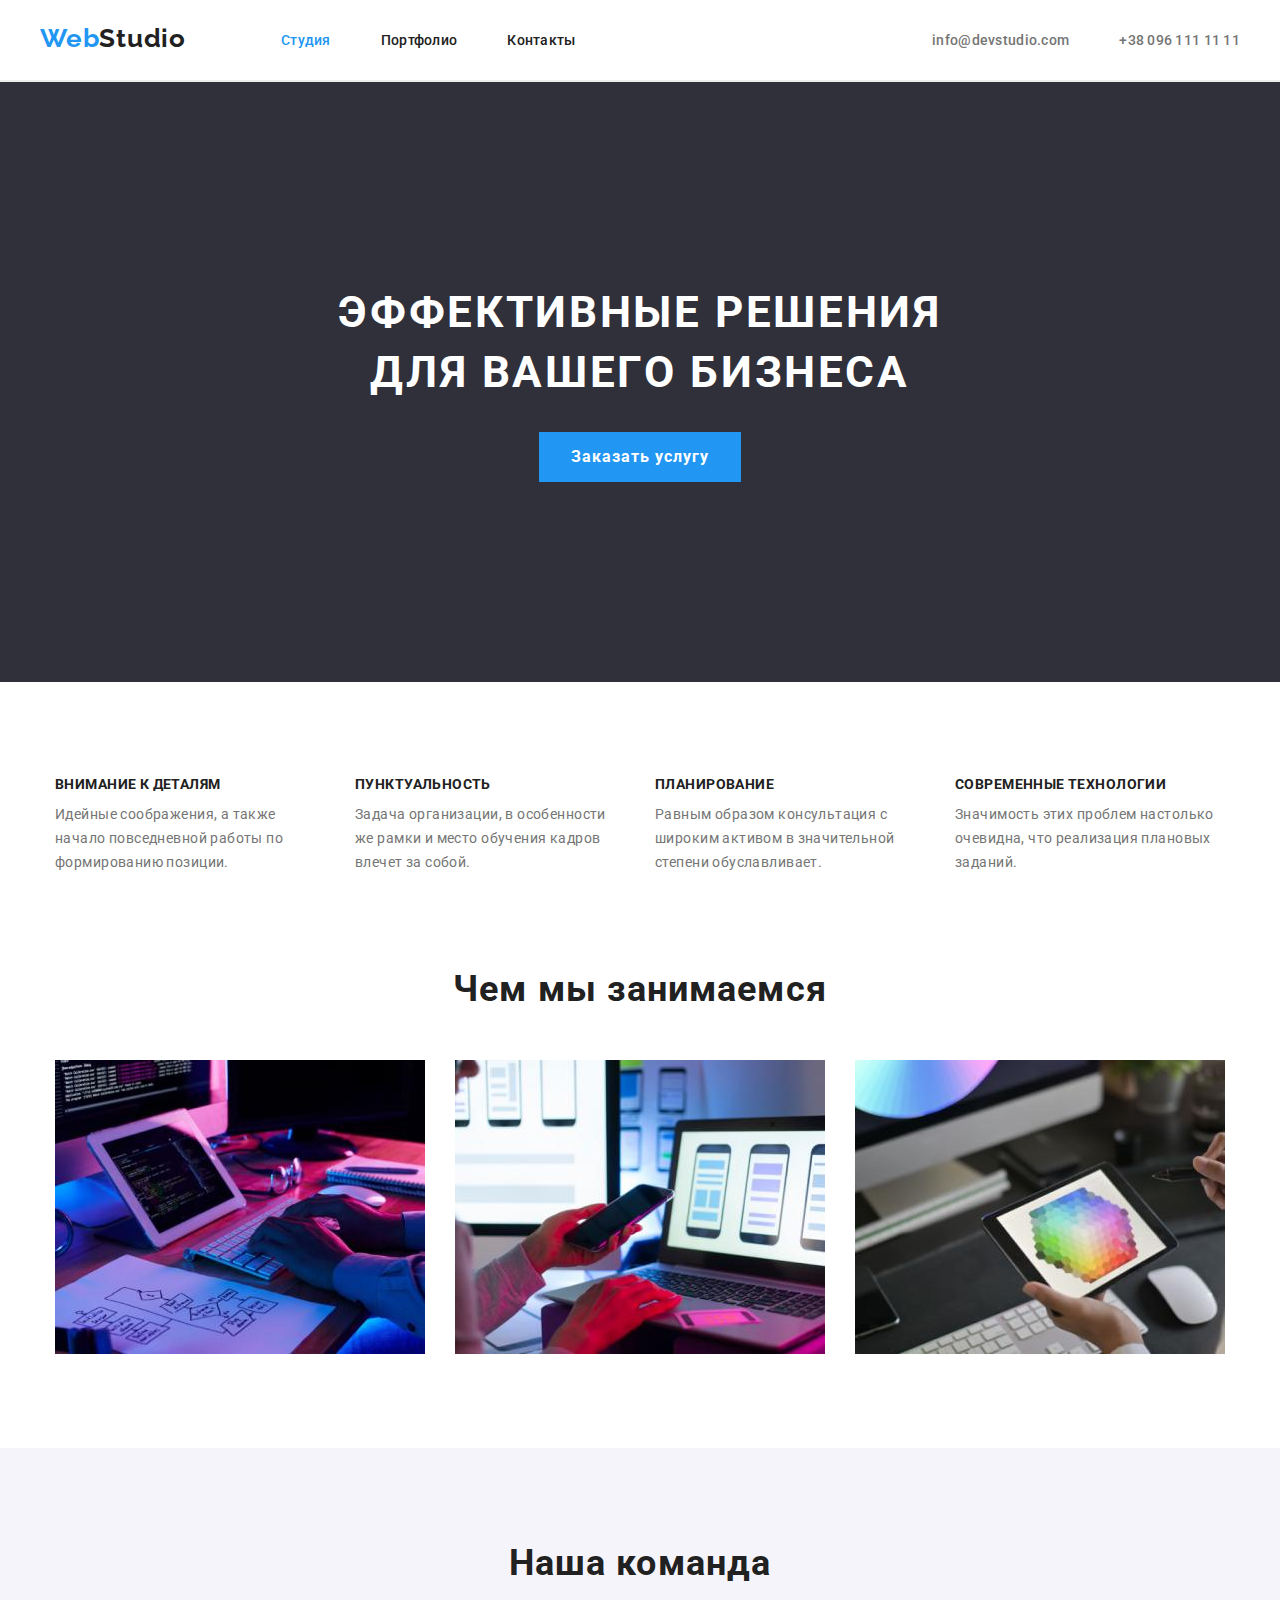
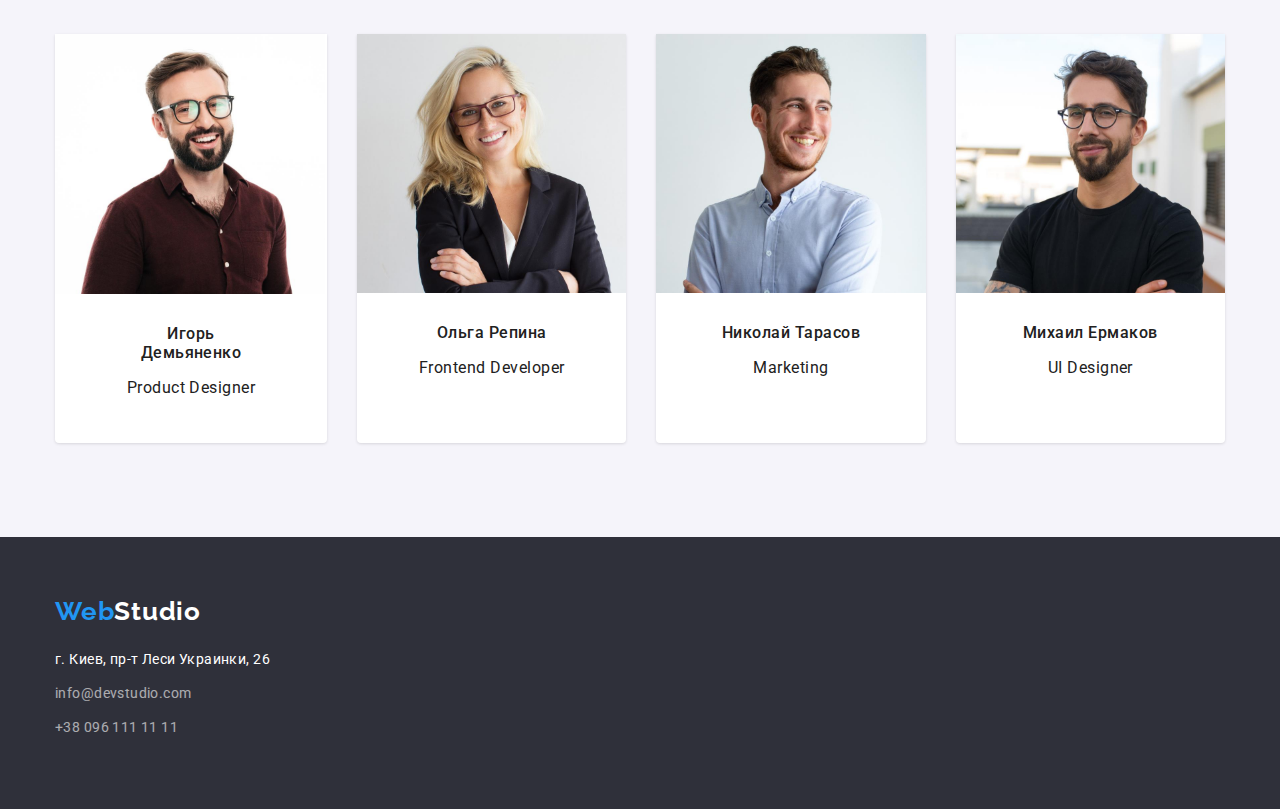
<file: index.html>
<!DOCTYPE html>
<html lang="ru">
  <head>
    <meta charset="UTF-8" />
    <meta http-equiv="X-UA-Compatible" content="IE=edge" />
    <meta name="viewport" content="width=device-width, initial-scale=1.0" />
    <title>Web Studio</title>
    <link rel="preconnect" href="https://fonts.gstatic.com" />
    <link
      href="https://fonts.googleapis.com/css2?family=Roboto:ital,wght@0,100;0,300;0,400;0,500;0,700;0,900;1,100;1,300;1,400;1,500;1,700;1,900&display=swap"
      rel="stylesheet"
    />
    <link rel="preconnect" href="https://fonts.gstatic.com" />
    <link
      href="https://fonts.googleapis.com/css2?family=Raleway:wght@700&display=swap"
      rel="stylesheet"
    />
    <link
      rel="stylesheet"
      href="https://cdnjs.cloudflare.com/ajax/libs/modern-normalize/1.0.0/modern-normalize.min.css"
    />
    <link rel="stylesheet" href="css/style.css" />
  </head>

  <body>
    <header class="header-section">
      <!-- Header content container -->
      <div class="header-content-container">
        <!-- Header menu section -->
        <nav class="navbar">
          <a class="logo" href="index.html"
            ><span class="logo-web">Web</span>Studio</a
          >
          <ul class="menu-list">
            <li class="menu-item">
              <a class="menu-link-active" href="index.html">Студия</a>
            </li>
            <li class="menu-item">
              <a class="menu-link" href="portfolio.html">Портфолио</a>
            </li>
            <li class="menu-item">
              <a class="menu-link" href="#">Контакты</a>
            </li>
          </ul>
        </nav>
        <!-- Header contacts section -->
        <ul class="contacts-header">
          <li class="contacts-item-header">
            <a
              class="contacts-link"
              href="mailto:info@andriibilyk.com"
              target="_blank"
              >info@devstudio.com</a
            >
          </li>
          <li class="contacts-item-header">
            <a class="contacts-link" href="tel:+380961111111"
              >+38 096 111 11 11</a
            >
          </li>
        </ul>
      </div>
    </header>

    <main>
      <!-- Hero section -->
      <section class="hero-section">
        <!-- Hero section container -->
        <div class="hero-section-container">
          <h1 class="hero-title">
            Эффективные решения <br />для вашего бизнеса
          </h1>
          <button type="button" class="button">Заказать услугу</button>
        </div>
      </section>

      <!-- Advantages section -->
      <section class="advantages-section">
        <!-- Advantages section container-->
        <div class="advantages-section-container">
          <h2 class="visually-hidden">Преимущества</h2>
          <ul class="advantages-list">
            <li class="advatages-items">
              <h3 class="advatages-item-title">Внимание к деталям</h3>
              <p class="advatages-item-description">
                Идейные соображения, а также начало повседневной работы по
                формированию позиции.
              </p>
            </li>
            <li class="advatages-items">
              <h3 class="advatages-item-title">Пунктуальность</h3>
              <p class="advatages-item-description">
                Задача организации, в особенности же рамки и место обучения
                кадров влечет за собой.
              </p>
            </li>
            <li class="advatages-items">
              <h3 class="advatages-item-title">Планирование</h3>
              <p class="advatages-item-description">
                Равным образом консультация с широким активом в значительной
                степени обуславливает.
              </p>
            </li>
            <li class="advatages-items">
              <h3 class="advatages-item-title">Современные технологии</h3>
              <p class="advatages-item-description">
                Значимость этих проблем настолько очевидна, что реализация
                плановых заданий.
              </p>
            </li>
          </ul>
        </div>
      </section>

      <!-- What we do section -->
      <section class="what-we-do-section">
        <!-- What we do section container -->
        <div class="what-we-do-section-container">
          <h2 class="section-title">Чем мы занимаемся</h2>
          <ul class="what-we-do-list">
            <li class="what-we-do-list-item">
              <img
                src="./images/what-we-do-1.jpeg"
                alt="web-development"
                width="370"
              />
            </li>
            <li class="what-we-do-list-item">
              <img
                src="./images/what-we-do-2.jpeg"
                alt="app-development"
                width="370"
              />
            </li>
            <li class="what-we-do-list-item">
              <img
                src="./images/what-we-do-3.jpeg"
                alt="web-design"
                width="370"
              />
            </li>
          </ul>
        </div>
      </section>

      <!-- Team section -->
      <section class="team-section">
        <!-- Team section container -->
        <div class="team-section-container">
          <h2 class="section-title">Наша команда</h2>
          <ul class="team-list">
            <li class="team-item">
              <img src="./images/igor.jpeg" alt="man-with-beard" width="270" />
              <div class="team-member-text">
                <h3 class="team-member-name">Игорь Демьяненко</h3>
                <p class="team-member-ocupation">Product Designer</p>
              </div>
            </li>
            <li class="team-item">
              <img
                src="./images/olga.jpeg"
                alt="blonde-in-glasses"
                width="270"
              />
              <div class="team-member-text">
                <h3 class="team-member-name">Ольга Репина</h3>
                <p class="team-member-ocupation">Frontend Developer</p>
              </div>
            </li>
            <li class="team-item">
              <img
                src="./images/nikolai.jpeg"
                alt="man-in-blue-shirt"
                width="270"
              />
              <div class="team-member-text">
                <h3 class="team-member-name">Николай Тарасов</h3>
                <p class="team-member-ocupation">Marketing</p>
              </div>
            </li>
            <li class="team-item">
              <img
                src="./images/mihail.jpeg"
                alt="man-in-black-t-shirt"
                width="270"
              />
              <div class="team-member-text">
                <h3 class="team-member-name">Михаил Ермаков</h3>
                <p class="team-member-ocupation">UI Designer</p>
              </div>
            </li>
          </ul>
        </div>
      </section>
    </main>

    <footer class="footer-section">
      <div class="footer-content">
        <div class="logo-footer">
          <a class="logo" href="index.html"
            ><span class="logo-web">Web</span>Studio</a
          >
        </div>
        <address class="footer-contacts">
          <ul class="footer-contacts-list">
            <li class="footer-contact-item">
              <a
                class="link"
                href="https://goo.gl/maps/RLePLr3kmcsoLvtXA"
                target="_blank"
                >г. Киев, пр-т Леси Украинки, 26</a
              >
            </li>
            <li class="footer-contact-item">
              <a
                class="link-op"
                href="mailto:info@andriibilyk.com"
                target="_blank"
                >info@devstudio.com</a
              >
            </li>
            <li class="footer-contact-item">
              <a class="link-op" href="tel:+380961111111">+38 096 111 11 11</a>
            </li>
          </ul>
        </address>
      </div>
    </footer>
  </body>
</html>
</file>
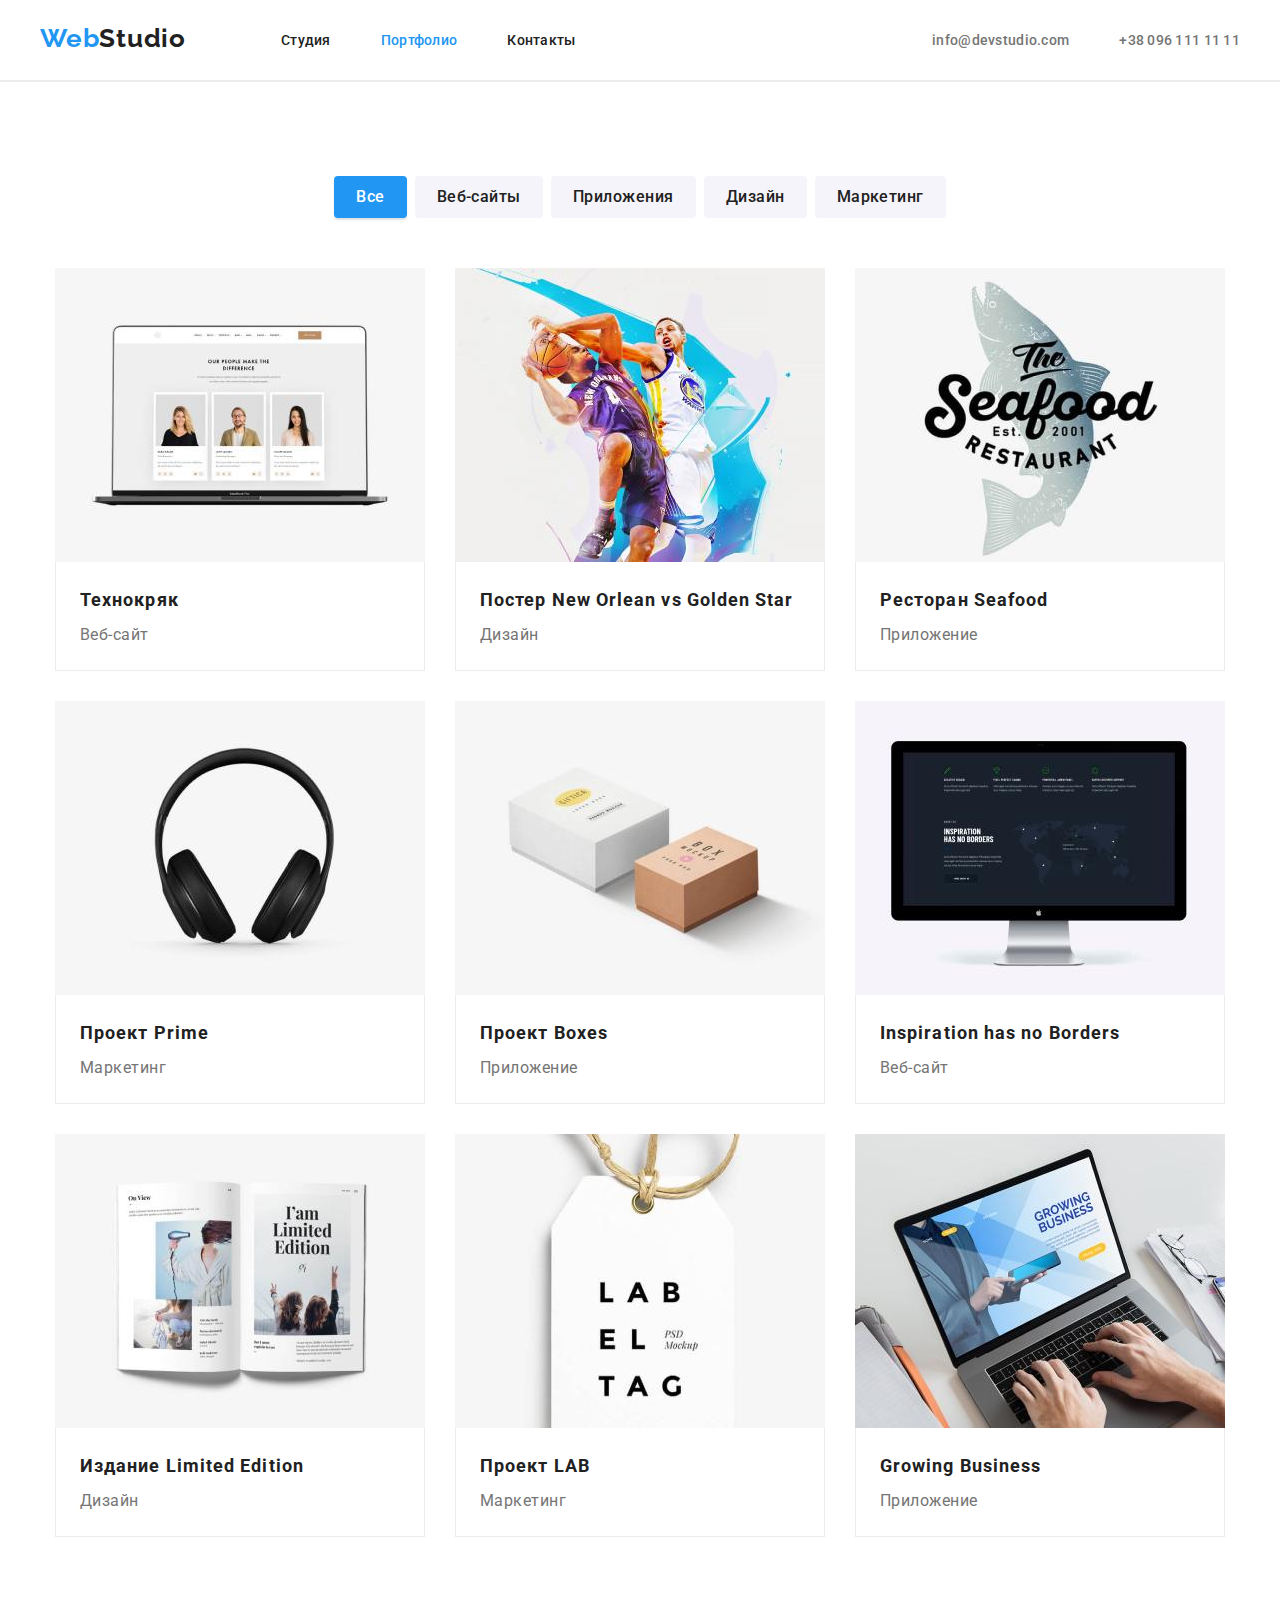
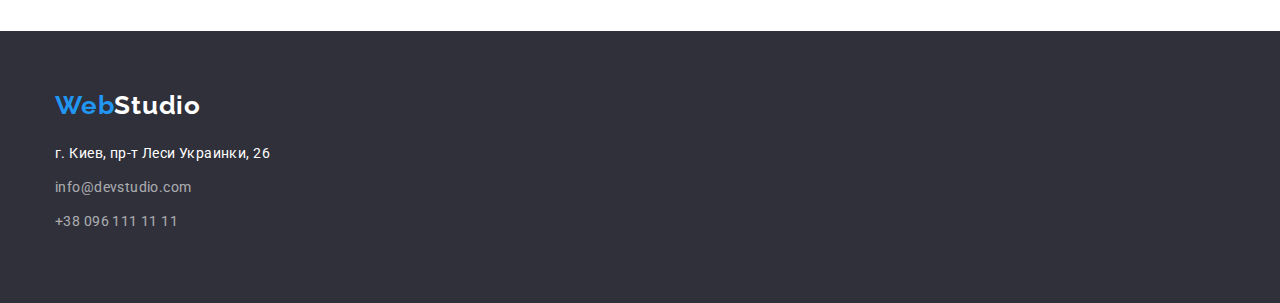
<file: portfolio.html>
<!DOCTYPE html>
<html lang="ru">
  <head>
    <meta charset="UTF-8" />
    <meta http-equiv="X-UA-Compatible" content="IE=edge" />
    <meta name="viewport" content="width=device-width, initial-scale=1.0" />
    <title>Portfolio</title>
    <link rel="preconnect" href="https://fonts.gstatic.com" />
    <link
      href="https://fonts.googleapis.com/css2?family=Roboto:ital,wght@0,100;0,300;0,400;0,500;0,700;0,900;1,100;1,300;1,400;1,500;1,700;1,900&display=swap"
      rel="stylesheet"
    />
    <link rel="preconnect" href="https://fonts.gstatic.com" />
    <link
      href="https://fonts.googleapis.com/css2?family=Raleway:wght@700&display=swap"
      rel="stylesheet"
    />
    <link
      rel="stylesheet"
      href="https://cdnjs.cloudflare.com/ajax/libs/modern-normalize/1.0.0/modern-normalize.min.css"
    />
    <link rel="stylesheet" href="css/style.css" />
  </head>

  <body>
    <header class="header-section">
      <!-- Header content container -->
      <div class="header-content-container">
        <!-- Header menu section -->
        <nav class="navbar">
          <a class="logo" href="index.html"
            ><span class="logo-web">Web</span>Studio</a
          >
          <ul class="menu-list">
            <li class="menu-item">
              <a class="menu-link" href="index.html">Студия</a>
            </li>
            <li class="menu-item">
              <a class="menu-link-active" href="portfolio.html">Портфолио</a>
            </li>
            <li class="menu-item">
              <a class="menu-link" href="#">Контакты</a>
            </li>
          </ul>
        </nav>
        <!-- Header contacts section -->
        <ul class="contacts-header">
          <li class="contacts-item-header">
            <a
              class="contacts-link"
              href="mailto:info@andriibilyk.com"
              target="_blank"
              >info@devstudio.com</a
            >
          </li>
          <li class="contacts-item-header">
            <a class="contacts-link" href="tel:+380961111111"
              >+38 096 111 11 11</a
            >
          </li>
        </ul>
      </div>
    </header>

    <main>
      <!-- Projects section-->
      <section class="portfolio-section">
        <div class="portfolio-section-container">
          <h1 class="visually-hidden">Portfolio</h1>
          <ul class="tabs-row">
            <li class="tab-list-item">
              <button type="button" class="tab-item-active">Все</button>
            </li>
            <li class="tab-list-item">
              <button type="button" class="tab-item">Веб-сайты</button>
            </li>
            <li class="tab-list-item">
              <button type="button" class="tab-item">Приложения</button>
            </li>
            <li class="tab-list-item">
              <button type="button" class="tab-item">Дизайн</button>
            </li>
            <li class="tab-list-item">
              <button type="button" class="tab-item">Маркетинг</button>
            </li>
          </ul>
          <ul class="cases-grid">
            <li class="cases-item">
              <img
                src="./images/technokriak.jpeg"
                alt="case-image"
                width="370"
              />
              <div class="case-text">
                <h2 class="case-title">Технокряк</h2>
                <h3 class="case-type">Веб-сайт</h3>
              </div>
            </li>
            <li class="cases-item">
              <img
                src="./images/new-orlean.jpeg"
                alt="case-image"
                width="370"
              />
              <div class="case-text">
                <h2 class="case-title">Постер New Orlean vs Golden Star</h2>
                <h3 class="case-type">Дизайн</h3>
              </div>
            </li>
            <li class="cases-item">
              <img src="./images/seafood.jpeg" alt="case-image" width="370" />
              <div class="case-text">
                <h2 class="case-title">Ресторан Seafood</h2>
                <h3 class="case-type">Приложение</h3>
              </div>
            </li>
            <li class="cases-item">
              <img src="./images/prime.jpeg" alt="case-image" width="370" />
              <div class="case-text">
                <h2 class="case-title">Проект Prime</h2>
                <h3 class="case-type">Маркетинг</h3>
              </div>
            </li>
            <li class="cases-item">
              <img src="./images/boxes.jpeg" alt="case-image" width="370" />
              <div class="case-text">
                <h2 class="case-title">Проект Boxes</h2>
                <h3 class="case-type">Приложение</h3>
              </div>
            </li>
            <li class="cases-item">
              <img
                src="./images/inspiration.jpeg"
                alt="case-image"
                width="370"
              />
              <div class="case-text">
                <h2 class="case-title">Inspiration has no Borders</h2>
                <h3 class="case-type">Веб-сайт</h3>
              </div>
            </li>
            <li class="cases-item">
              <img
                src="./images/limited-edition.jpeg"
                alt="case-image"
                width="370"
              />
              <div class="case-text">
                <h2 class="case-title">Издание Limited Edition</h2>
                <h3 class="case-type">Дизайн</h3>
              </div>
            </li>
            <li class="cases-item">
              <img src="./images/lab.jpeg" alt="case-image" width="370" />
              <div class="case-text">
                <h2 class="case-title">Проект LAB</h2>
                <h3 class="case-type">Маркетинг</h3>
              </div>
            </li>
            <li class="cases-item">
              <img
                src="./images/growing-business.jpeg"
                alt="case-image"
                width="370"
              />
              <div class="case-text">
                <h2 class="case-title">Growing Business</h2>
                <h3 class="case-type">Приложение</h3>
              </div>
            </li>
          </ul>
        </div>
      </section>
    </main>

    <footer class="footer-section">
      <div class="footer-content">
        <div class="logo-footer">
          <a class="logo" href="index.html"
            ><span class="logo-web">Web</span>Studio</a
          >
        </div>
        <address class="footer-contacts">
          <ul class="footer-contacts-list">
            <li class="footer-contact-item">
              <a
                class="link"
                href="https://goo.gl/maps/RLePLr3kmcsoLvtXA"
                target="_blank"
                >г. Киев, пр-т Леси Украинки, 26</a
              >
            </li>
            <li class="footer-contact-item">
              <a
                class="link-op"
                href="mailto:info@andriibilyk.com"
                target="_blank"
                >info@devstudio.com</a
              >
            </li>
            <li class="footer-contact-item">
              <a class="link-op" href="tel:+380961111111">+38 096 111 11 11</a>
            </li>
          </ul>
        </address>
      </div>
    </footer>
  </body>
</html>
</file>
<file: css/style.css>
body {
  font-family: "Roboto", sans-serif;
  margin: 0 auto 0 auto;
  color: var(--main-black-color);
}

h2,
h3 {
  margin: 0px;
  padding: 0px;
}

img {
  display: block;
  max-width: 100%;
  height: auto;
}

/* Variables */
:root {
  --prety-color: #2196f3;
  --main-black-color: #212121;
  --main-white-color: #fff;
  --middle-grey-color: #757575;
  --background-color-dark: #2f303a;
  --background-color-light: #f5f4fa;
  --border-color: #eeeeee;
  --button-hover-color: #188ce8;
  --border-color: #ececec;
}

/* H2 title */

.section-title,
.advatages-title {
  font-style: normal;
  font-weight: 700;
  font-size: 36px;
  line-height: 42px;
  text-align: center;
  letter-spacing: 0.03em;
  color: var(--main-black-color);
  margin: 0px;
  padding: 0px;
}

/* Studio Page */

/* Links styles */
.link,
.menu-link,
.link-op {
  text-decoration: none;
  color: inherit;
}

.link:hover,
.link:focus,
.link-op:hover,
.link-op:focus,
.menu-link:hover,
.menu-link:focus,
.contacts-link:hover,
.contacts-link:focus,
.active {
  color: var(--prety-color);
}

/* Header menu section */

.header-section {
  border-bottom: 2px solid var(--border-color);
}

.header-content-container {
  width: 1200px;
  margin: 0 auto 0 auto;
  display: flex;
  flex-direction: row;
  justify-content: space-between;
  align-items: center;
}

.navbar {
  display: flex;
  align-items: center;
  height: 80px;
}

.logo {
  font-family: "Raleway", sans-serif;
  font-style: normal;
  font-weight: bold;
  font-size: 26px;
  letter-spacing: 0.03em;
  margin-right: 95px;
  text-decoration: none;
  color: inherit;
  height: 32px;
}

.logo-web {
  color: var(--prety-color);
}

.menu-list {
  display: flex;
  list-style: none;
  padding: 0;
  margin: 0px;
  align-items: center;
}

.menu-item {
  margin: 0 50px 0 0px;
  font-style: normal;
  font-weight: 500;
  font-size: 14px;
}

.menu-item:last-child {
  margin: 0px;
}

.menu-link {
  text-decoration: none;
  color: inherit;
  font-weight: 500;
  font-size: 14px;
  line-height: 16px;
  letter-spacing: 0.02em;
  color: var(--main-black-color);
  padding: 32px 0px 32px 0px;
}

.menu-link-active {
  text-decoration: none;
  color: inherit;
  font-weight: 500;
  font-size: 14px;
  line-height: 16px;
  letter-spacing: 0.02em;
  color: var(--prety-color);
  padding: 32px 0px 32px 0px;
}

.contacts-header {
  display: flex;
  list-style: none;
  padding: 0px;
  margin: 0px;
  align-items: center;
}

.contacts-item-header {
  margin: 0 0 0 50px;
  font-style: normal;
  font-weight: 500;
  font-size: 14px;
  color: var(--middle-grey-color);
  text-align: right;
}

.contacts-item-header:first-child {
  margin-left: 0px;
}

.contacts-link {
  text-decoration: none;
  color: inherit;
  font-style: normal;
  font-weight: 500;
  font-size: 14px;
  line-height: 16px;
  letter-spacing: 0.02em;
  color: var(--grey-color);
  padding: 32px 0px 32px 0px;
}

/* Hero section */

.hero-section {
  background-color: var(--background-color-dark);
  text-align: center;
  justify-content: center;
  height: 600px;
  display: flex;
  align-items: center;
}

.hero-section-container {
  width: 900px;
  margin: 0px;
}

.hero-title {
  width: 900px;
  font-style: normal;
  font-size: 44px;
  line-height: 60px;
  letter-spacing: 0.06em;
  text-transform: uppercase;
  color: var(--main-white-color);
  margin: 0px 0px 30px 0px;
}

.button {
  border-style: none;
  background-color: var(--prety-color);
  color: var(--main-white-color);
  padding: 10px 32px 10px 32px;
  font-style: normal;
  font-weight: 700;
  font-size: 16px;
  line-height: 30px;
  text-align: center;
  letter-spacing: 0.06em;
  color: var(--main-white-color);
  cursor: pointer;
}

.button:hover {
  background-color: var(--button-hover-color);
}

/* Advantages section */

.advantages-section {
  padding: 94px 0px 94px 0px;
}

.advantages-section-container {
  width: 1200px;
  margin: 0px auto 0px auto;
  padding: 0px 15px 0px 15px;
}

.visually-hidden {
  position: absolute;
  width: 1px;
  height: 1px;
  margin: -1px;
  border: 0;
  padding: 0;
  white-space: nowrap;
  clip-path: inset(100%);
  clip: rect(0 0 0 0);
  overflow: hidden;
}

.advantages-list {
  display: flex;
  list-style: none;
  margin: 0px;
  padding: 0px;
  justify-content: space-between;
}

.advatages-items {
  width: 270px;
  margin: 0px 30px 0px 0px;
}

.advantages-list .advatages-items:first-child {
  margin-left: 0px;
}

.advantages-list .advatages-items:last-child {
  margin-right: 0px;
}

.advatages-item-title {
  font-style: normal;
  font-weight: bold;
  font-size: 14px;
  line-height: 16px;
  letter-spacing: 0.03em;
  text-transform: uppercase;
  color: var(--main-black-color);
  margin-bottom: 10px;
}

.advatages-item-description {
  font-style: normal;
  font-weight: normal;
  font-size: 14px;
  line-height: 24px;
  letter-spacing: 0.03em;
  color: var(--middle-grey-color);
  margin: 0px;
}

/* What we do section */

.what-we-do-section {
  padding: 0px 0px 94px 0px;
}

.what-we-do-section-container {
  width: 1200px;
  margin: 0 auto 0px auto;
  padding: 0px 15px 0px 15px;
  display: flex;
  flex-direction: column;
  justify-content: center;
}

.what-we-do-list {
  display: flex;
  list-style: none;
  margin: 50px 0px 0px 0px;
  padding: 0px;
  justify-content: space-between;
}

.what-we-do-list-item {
  padding: 0px;
  margin: 0px 15px 0px 15px;
}

.what-we-do-list .what-we-do-list-item:first-child {
  margin-left: 0px;
}

.what-we-do-list .what-we-do-list-item:last-child {
  margin-right: 0px;
}

/* Team section */

.team-section {
  margin: 0px auto 0px auto;
  background-color: var(--background-color-light);
  display: flex;
  flex-direction: column;
  justify-content: center;
  align-items: center;
  padding: 94px 0px 94px 0px;
}

.team-section-container {
  width: 1200px;
  padding: 0px 15px 0px 15px;
}

.team-list {
  display: flex;
  flex-direction: row;
  list-style: none;
  margin: 50px 0px 0px 0px;
  padding: 0px;
  justify-content: space-between;
}

.team-item {
  margin: 0 30px 0 0px;
  background-color: var(--main-white-color);
  box-shadow: 0px 2px 1px 0px rgba(0, 0, 0, 0.2);
  box-shadow: 0px 1px 1px 0px rgba(0, 0, 0, 0.14);
  box-shadow: 0px 1px 3px 0px rgba(0, 0, 0, 0.12);
  border-radius: 0px 0px 4px 4px;
}

.team-list .team-item:first-child {
  margin-left: 0px;
}

.team-list .team-item:last-child {
  margin-right: 0px;
}

.team-member-name {
  font-style: normal;
  font-weight: 500;
  font-size: 16px;
  line-height: 19px;
  text-align: center;
  letter-spacing: 0.03em;
  color: var(--main-black-color);
  margin-bottom: 16px;
}

.team-member-ocupation {
  font-style: normal;
  font-weight: 400;
  font-size: 16px;
  line-height: 19px;
  text-align: center;
  letter-spacing: 0.03em;
  color: var(--grey-color);
  margin: 0px 0px 16px 0px;
}

.team-member-text {
  padding: 30px 60px 30px 60px;
}

/* Portfolio Page */

.portfolio-section {
  padding: 94px 0px 94px 0px;
}

.portfolio-section-container {
  align-content: center;
  text-align: center;
  width: 1200px;
  margin: 0px auto 0px auto;
  padding: 0px 15px 0px 15px;
}

.tabs-row {
  list-style: none;
  display: flex;
  margin: 0 auto 0 auto;
  padding: 0px;
  justify-content: center;
}

.tab-list-item {
  margin: 0 8px 0 0px;
}

.tabs-row .tab-list-item:first-child {
  margin-left: 0px;
}

.tabs-row .tab-list-item:last-child {
  margin-right: 0px;
}

.tab-item {
  cursor: pointer;
  font-style: normal;
  font-weight: 500;
  font-size: 16px;
  line-height: 26px;
  text-align: center;
  letter-spacing: 0.03em;
  color: var(--main-black-color);
  background-color: var(--background-color-light);
  opacity: 1;
  border: none;
  border-radius: 4px;
  cursor: pointer;
  padding: 8px 22px 8px 22px;
}

.tab-item:hover,
.tab-item:focus {
  background-color: var(--prety-color);
  color: var(--main-white-color);
  box-shadow: 0px 3px 1px rgba(0, 0, 0, 0.1);
  box-shadow: 0px 1px 2px rgba(0, 0, 0, 0.08);
  box-shadow: 0px 2px 2px rgba(0, 0, 0, 0.12);
}

.tab-item-active {
  cursor: pointer;
  font-style: normal;
  font-weight: 500;
  font-size: 16px;
  line-height: 26px;
  text-align: center;
  letter-spacing: 0.03em;
  opacity: 1;
  border: none;
  border-radius: 4px;
  cursor: pointer;
  padding: 8px 22px 8px 22px;
  background-color: var(--prety-color);
  color: var(--main-white-color);
  box-shadow: 0px 3px 1px rgba(0, 0, 0, 0.1);
  box-shadow: 0px 1px 2px rgba(0, 0, 0, 0.08);
  box-shadow: 0px 2px 2px rgba(0, 0, 0, 0.12);
}

.cases-grid {
  list-style: none;
  display: flex;
  flex-wrap: wrap;
  padding: 0px;
  justify-content: space-between;
  margin: 50px 0px 0px 0px;
}

.cases-item {
  background: var(--main-white-color);
  box-sizing: border-box;
  width: 370px;
  margin: 0px 30px 30px 0px;
  display: flex;
  flex-direction: column;
}

.cases-grid .cases-item:nth-child(3n + 1) {
  margin-left: 0px;
}

.cases-grid .cases-item:nth-child(3n + 3) {
  margin-right: 0px;
}

.cases-grid .cases-item:nth-last-child(-n + 3) {
  margin-bottom: 0px;
}

.case-title {
  font-style: normal;
  font-weight: 700;
  font-size: 18px;
  line-height: 36px;
  letter-spacing: 0.06em;
  color: var(--main-black-color);
  text-align: left;
  margin-bottom: 2px;
}

.case-type {
  font-style: normal;
  font-weight: 400;
  font-size: 16px;
  line-height: 30px;
  letter-spacing: 0.03em;
  color: var(--middle-grey-color);
  text-align: left;
  margin-top: 2px;
}

.case-text {
  background-color: var(--main-white-color);
  padding: 20px 24px 20px 24px;
  border: 1px solid var(--border-color);
  border-top: none;
}

/* Footer section */

.footer-section {
  background-color: var(--background-color-dark);
  color: var(--main-white-color);
  padding: 60px 0px 60px 0px;
}

.footer-content {
  width: 1200px;
  margin: 0 auto 0 auto;
  padding: 0px 15px 0px 15px;
}

.logo-footer {
  margin-bottom: 20px;
}
.footer-contacts {
  font-style: normal;
}

.footer-contacts-list {
  list-style: none;
  font-style: normal;
  font-weight: normal;
  font-size: 14px;
  line-height: 24px;
  letter-spacing: 0.03em;
  margin: 0px;
  padding: 0px;
}

.footer-contact-item {
  margin-bottom: 10px;
}

.link-op {
  opacity: 0.6;
}
</file>
